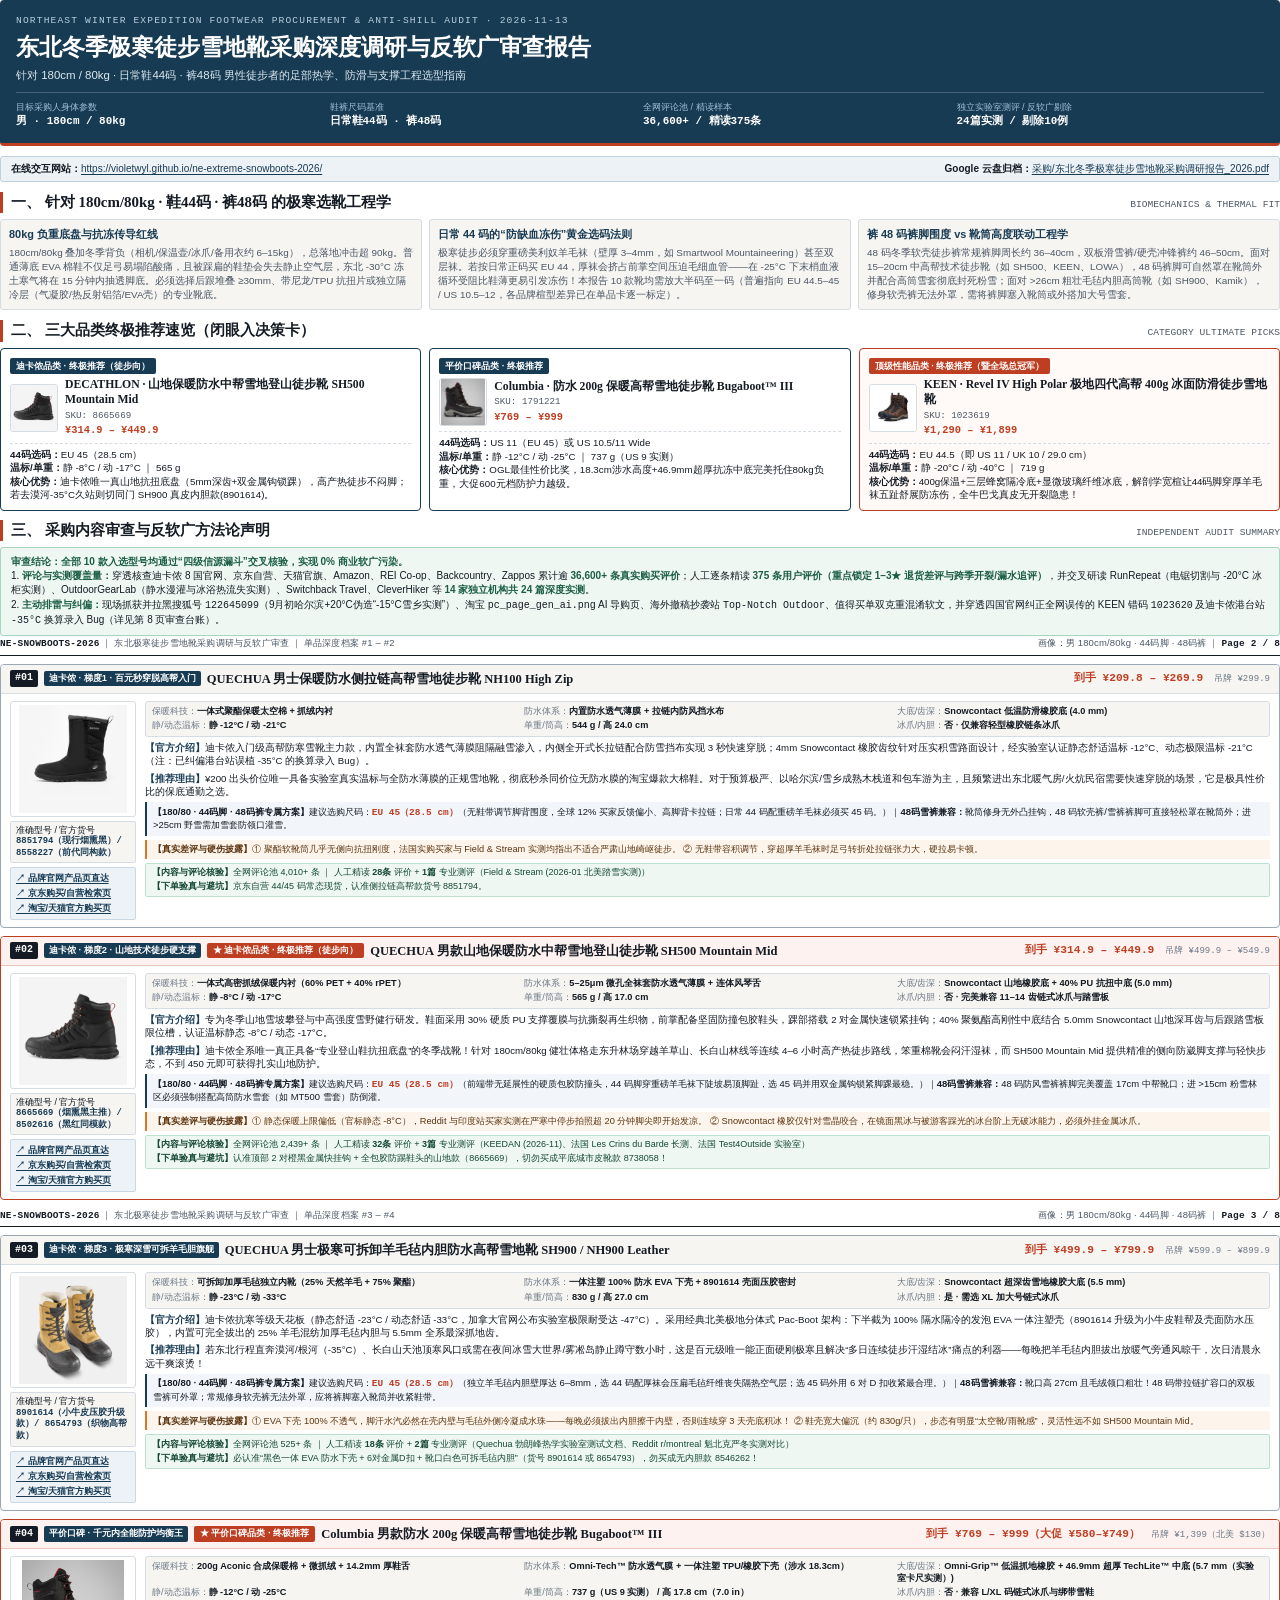
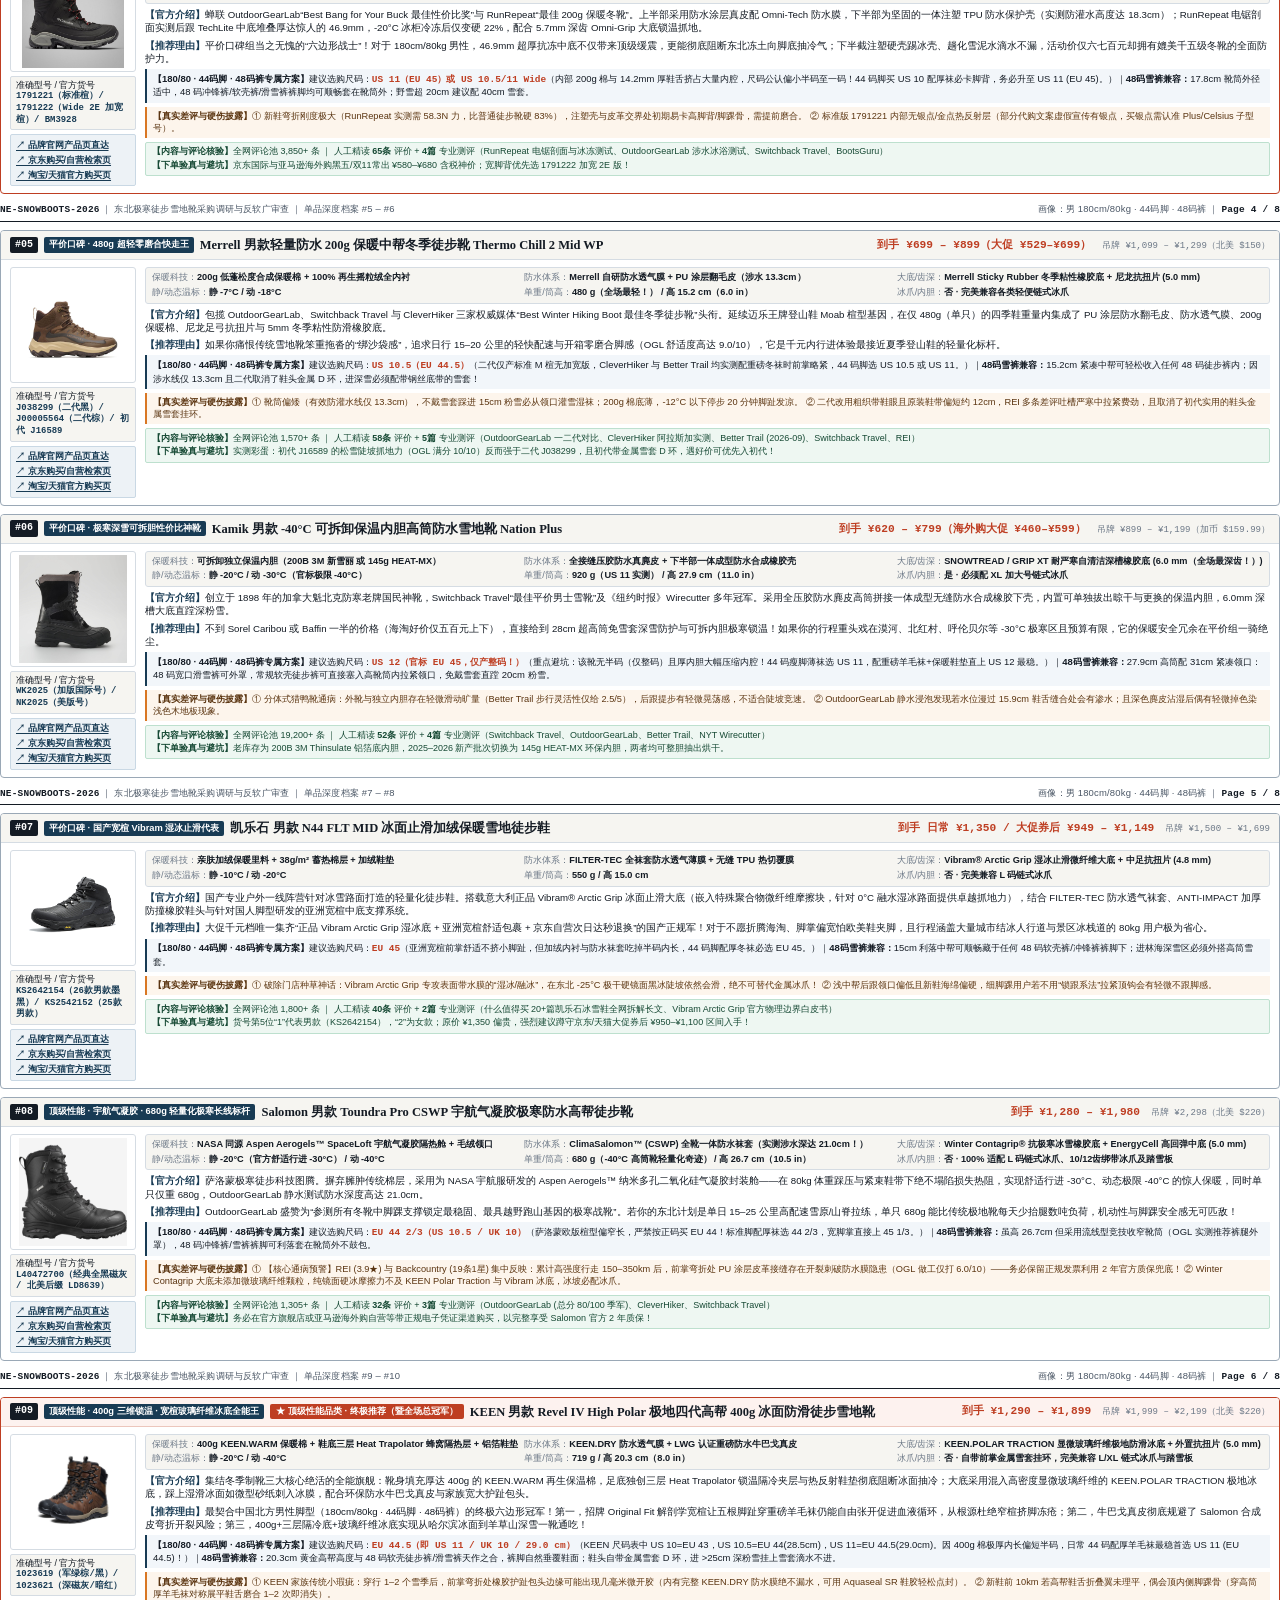
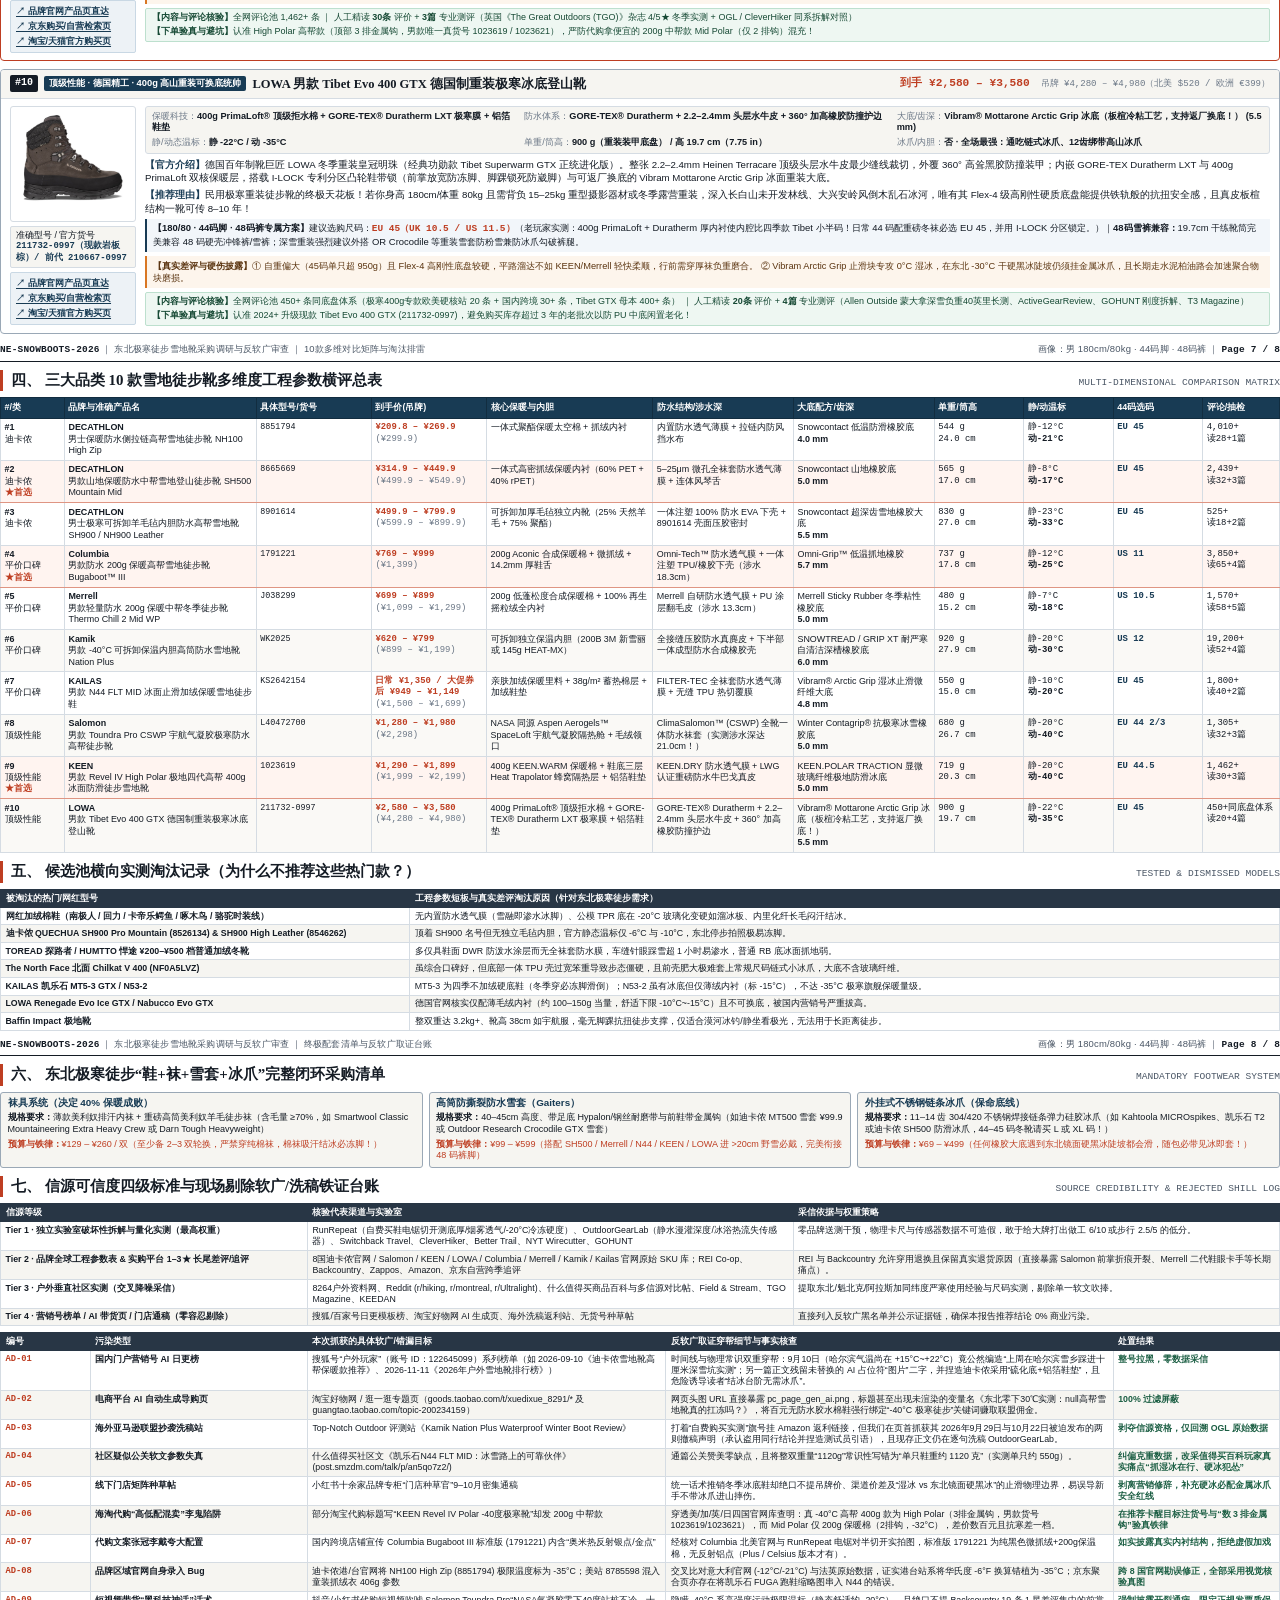
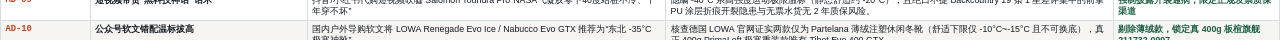
<file: print-report.html>
<!DOCTYPE html>
<html lang="zh-CN">
<head>
  <meta charset="UTF-8" />
  <title>东北冬季极寒徒步雪地靴采购深度调研与反软广审查报告 (2026)</title>
  <style>
    @page {
      size: A4 portrait;
      margin: 11mm 11mm 13mm 11mm;
    }

    * {
      box-sizing: border-box;
      margin: 0;
      padding: 0;
      -webkit-print-color-adjust: exact !important;
      print-color-adjust: exact !important;
    }

    :root {
      --ink: #141b24;
      --muted: #4b5766;
      --light-muted: #6c7887;
      --paper: #ffffff;
      --surface: #f6f5f1;
      --surface-ice: #edf2f6;
      --border: #d5dce3;
      --border-strong: #9aa8b6;
      --navy: #183b54;
      --vermilion: #be3e22;
      --amber-bg: #fdf5ec;
      --amber-border: #e5b887;
      --emerald: #1b5e43;
      --emerald-bg: #eef7f2;
      --serif: "Noto Serif CJK SC", "Noto Serif SC", "Source Han Serif SC", Georgia, serif;
      --sans: "Noto Sans CJK SC", "Noto Sans SC", "Source Han Sans SC", sans-serif;
      --mono: "Noto Sans Mono CJK SC", "JetBrains Mono", monospace;
    }

    body {
      font-family: var(--sans);
      color: var(--ink);
      background: var(--paper);
      font-size: 8.5pt;
      line-height: 1.44;
    }

    a {
      color: var(--navy);
      text-decoration: underline;
      text-underline-offset: 1.5px;
    }

    .page {
      page-break-after: always;
      break-after: page;
      position: relative;
    }
    .page:last-child {
      page-break-after: auto;
      break-after: auto;
    }

    /* Running Top Header inside each page */
    .page-topbar {
      display: flex;
      justify-content: space-between;
      align-items: center;
      gap: 10px;
      border-bottom: 1.5px solid var(--ink);
      padding-bottom: 4px;
      margin-bottom: 8px;
      font-size: 7.1pt;
      color: var(--muted);
      letter-spacing: 0.02em;
    }
    .page-topbar > div:last-child {
      white-space: nowrap;
      flex-shrink: 0;
    }
    .page-topbar strong {
      color: var(--ink);
      font-family: var(--mono);
    }

    /* Page 1 Masthead */
    .cover-masthead {
      background: var(--navy);
      color: #ffffff;
      padding: 14px 16px 13px;
      border-radius: 4px;
      margin-bottom: 10px;
      border-bottom: 3.5px solid var(--vermilion);
    }
    .cover-kicker {
      font-family: var(--mono);
      font-size: 7.2pt;
      letter-spacing: 0.12em;
      text-transform: uppercase;
      color: #b8cedd;
      margin-bottom: 5px;
    }
    .cover-title {
      font-family: var(--serif);
      font-size: 17.5pt;
      font-weight: 700;
      line-height: 1.24;
      margin-bottom: 5px;
      color: #ffffff;
    }
    .cover-subtitle {
      font-size: 8.6pt;
      color: #dce7ef;
      line-height: 1.4;
      margin-bottom: 9px;
    }
    .cover-meta-bar {
      display: grid;
      grid-template-columns: repeat(4, 1fr);
      gap: 6px;
      padding-top: 8px;
      border-top: 1px solid rgba(255,255,255,0.2);
      font-size: 7.4pt;
    }
    .cover-meta-item span {
      display: block;
      color: #9fc0d6;
      font-size: 6.8pt;
    }
    .cover-meta-item strong {
      font-family: var(--mono);
      color: #ffffff;
      font-size: 8.2pt;
    }

    .online-bar {
      display: flex;
      justify-content: space-between;
      align-items: center;
      background: var(--surface-ice);
      border: 1px solid #bfd0de;
      border-radius: 3px;
      padding: 5px 10px;
      margin-bottom: 10px;
      font-size: 7.5pt;
    }

    .section-heading {
      display: flex;
      align-items: baseline;
      justify-content: space-between;
      border-left: 3.5px solid var(--vermilion);
      padding-left: 8px;
      margin: 8px 0 6px;
    }
    .section-heading h2 {
      font-family: var(--serif);
      font-size: 11.2pt;
      font-weight: 700;
      color: var(--ink);
    }
    .section-heading span {
      font-size: 7.2pt;
      color: var(--muted);
      font-family: var(--mono);
    }

    /* Engineering Profile Grid */
    .eng-grid {
      display: grid;
      grid-template-columns: repeat(3, 1fr);
      gap: 7px;
      margin-bottom: 10px;
    }
    .eng-card {
      background: var(--surface);
      border: 1px solid var(--border);
      border-radius: 3px;
      padding: 7px 8px;
    }
    .eng-card h3 {
      font-size: 8.2pt;
      font-weight: 700;
      color: var(--navy);
      margin-bottom: 3px;
    }
    .eng-card p {
      font-size: 7.4pt;
      color: var(--muted);
      line-height: 1.42;
    }

    /* Champions Strip on Page 1 */
    .champions-grid {
      display: grid;
      grid-template-columns: repeat(3, 1fr);
      gap: 8px;
      margin-bottom: 9px;
    }
    .champ-card {
      border: 1.2px solid var(--navy);
      border-radius: 4px;
      padding: 8px 9px;
      background: #ffffff;
      position: relative;
    }
    .champ-card.overall {
      border-color: var(--vermilion);
      background: #fffaf8;
    }
    .champ-badge {
      display: inline-block;
      font-size: 6.8pt;
      font-weight: 700;
      padding: 1.5px 6px;
      border-radius: 2px;
      background: var(--navy);
      color: #fff;
      margin-bottom: 4px;
    }
    .champ-card.overall .champ-badge {
      background: var(--vermilion);
    }
    .champ-top {
      display: flex;
      gap: 7px;
      align-items: center;
      margin-bottom: 5px;
    }
    .champ-top img {
      width: 48px;
      height: 48px;
      object-fit: contain;
      border: 1px solid var(--border);
      border-radius: 3px;
      background: #fff;
      flex-shrink: 0;
    }
    .champ-title {
      font-family: var(--serif);
      font-size: 8.8pt;
      font-weight: 700;
      line-height: 1.25;
      color: var(--ink);
    }
    .champ-sku {
      font-family: var(--mono);
      font-size: 6.9pt;
      color: var(--muted);
      margin-top: 1px;
    }
    .champ-price {
      font-family: var(--mono);
      font-size: 7.8pt;
      font-weight: 700;
      color: var(--vermilion);
      margin-top: 1px;
    }
    .champ-desc {
      font-size: 7.3pt;
      color: var(--ink);
      line-height: 1.38;
      border-top: 1px dashed var(--border);
      padding-top: 4px;
    }

    /* Audit Quick Summary Box on Page 1 */
    .audit-summary-banner {
      background: var(--emerald-bg);
      border: 1px solid #a9d5be;
      border-radius: 3px;
      padding: 7px 10px;
      font-size: 7.5pt;
      line-height: 1.42;
    }
    .audit-summary-banner strong {
      color: var(--emerald);
    }

    /* Product Dossier Cards (2 per page on Pages 2-6) */
    .boot-card {
      border: 1px solid var(--border-strong);
      border-radius: 4px;
      background: #ffffff;
      margin-bottom: 8px;
      overflow: hidden;
      break-inside: avoid;
      page-break-inside: avoid;
    }
    .boot-card.winner {
      border: 1.5px solid var(--vermilion);
    }
    .boot-card-header {
      display: flex;
      justify-content: space-between;
      align-items: center;
      background: var(--surface);
      border-bottom: 1px solid var(--border);
      padding: 5px 9px;
    }
    .boot-card.winner .boot-card-header {
      background: #fdf2ef;
      border-bottom-color: #ecc6bc;
    }
    .boot-header-left {
      display: flex;
      align-items: center;
      gap: 6px;
      flex-wrap: wrap;
    }
    .boot-num {
      font-family: var(--mono);
      font-size: 7.5pt;
      font-weight: 700;
      background: var(--ink);
      color: #fff;
      padding: 1px 5px;
      border-radius: 2px;
    }
    .boot-cat-tag {
      font-size: 7pt;
      font-weight: 700;
      padding: 1px 5px;
      border-radius: 2px;
      background: var(--navy);
      color: #fff;
    }
    .boot-winner-tag {
      font-size: 7pt;
      font-weight: 700;
      padding: 1px 6px;
      border-radius: 2px;
      background: var(--vermilion);
      color: #fff;
    }
    .boot-name {
      font-family: var(--serif);
      font-size: 9.4pt;
      font-weight: 700;
      color: var(--ink);
    }
    .boot-price-box {
      text-align: right;
      font-family: var(--mono);
      flex-shrink: 0;
    }
    .boot-price-street {
      font-size: 8.4pt;
      font-weight: 700;
      color: var(--vermilion);
    }
    .boot-price-msrp {
      font-size: 6.8pt;
      color: var(--light-muted);
      margin-left: 4px;
    }

    .boot-body {
      display: grid;
      grid-template-columns: 126px 1fr;
      gap: 9px;
      padding: 7px 9px;
    }
    .boot-left {
      display: flex;
      flex-direction: column;
      gap: 4px;
    }
    .boot-img-wrap {
      width: 126px;
      height: 116px;
      border: 1px solid var(--border);
      border-radius: 3px;
      background: #ffffff;
      display: flex;
      align-items: center;
      justify-content: center;
      padding: 3px;
    }
    .boot-img-wrap img {
      max-width: 100%;
      max-height: 100%;
      object-fit: contain;
    }
    .boot-sku-box {
      background: var(--surface);
      border: 1px solid var(--border);
      border-radius: 2px;
      padding: 3px 5px;
      font-size: 6.7pt;
      line-height: 1.3;
    }
    .boot-sku-box strong {
      display: block;
      color: var(--navy);
      font-family: var(--mono);
    }
    .boot-links-box {
      display: flex;
      flex-direction: column;
      gap: 2px;
      font-size: 6.8pt;
      background: var(--surface-ice);
      border: 1px solid #c9d8e4;
      border-radius: 2px;
      padding: 3.5px 5px;
    }
    .boot-links-box a {
      font-weight: 600;
      color: var(--navy);
      display: block;
      white-space: nowrap;
      overflow: hidden;
      text-overflow: ellipsis;
    }

    .boot-right {
      display: flex;
      flex-direction: column;
      gap: 4px;
    }
    .spec-strip {
      display: grid;
      grid-template-columns: repeat(3, 1fr);
      gap: 3px 6px;
      background: var(--surface);
      border: 1px solid var(--border);
      border-radius: 3px;
      padding: 4px 6px;
      font-size: 6.9pt;
      line-height: 1.28;
    }
    .spec-cell span {
      color: var(--light-muted);
    }
    .spec-cell strong {
      color: var(--ink);
    }

    .boot-text-row {
      font-size: 7.25pt;
      line-height: 1.37;
      color: var(--ink);
    }
    .boot-text-row .lbl {
      font-weight: 700;
      color: var(--navy);
    }

    .fit-strip {
      background: #f2f6fa;
      border-left: 2.5px solid var(--navy);
      padding: 3.5px 6px;
      font-size: 7.1pt;
      line-height: 1.34;
    }
    .fit-strip strong.sz {
      color: var(--vermilion);
      font-family: var(--mono);
    }

    .cons-strip {
      background: var(--amber-bg);
      border-left: 2.5px solid #d97724;
      padding: 3.5px 6px;
      font-size: 6.95pt;
      line-height: 1.32;
      color: #5a3410;
    }

    .audit-foot {
      display: flex;
      flex-direction: column;
      gap: 2px;
      background: var(--emerald-bg);
      border: 1px solid #bde0ce;
      border-radius: 2px;
      padding: 3.5px 6px;
      font-size: 6.75pt;
      color: #164934;
      line-height: 1.3;
    }

    /* Comparison Table on Page 7 */
    table.comp-table {
      width: 100%;
      border-collapse: collapse;
      font-size: 6.7pt;
      line-height: 1.28;
      margin-bottom: 8px;
      table-layout: fixed;
    }
    table.comp-table th {
      background: var(--navy);
      color: #ffffff;
      font-weight: 700;
      text-align: left;
      padding: 4px 3.5px;
      border: 1px solid #122d40;
    }
    table.comp-table td {
      padding: 3.5px 3.5px;
      border: 1px solid var(--border);
      vertical-align: top;
      word-wrap: break-word;
    }
    table.comp-table tr:nth-child(even) td {
      background: #faf9f6;
    }
    table.comp-table tr.win-row td {
      background: #fff4f0;
      border-top: 1.2px solid #df9583;
      border-bottom: 1.2px solid #df9583;
    }

    /* Eliminated & Anti-ad tables */
    table.compact-table {
      width: 100%;
      border-collapse: collapse;
      font-size: 6.6pt;
      line-height: 1.27;
      margin-bottom: 6px;
    }
    table.compact-table th {
      background: #283645;
      color: #fff;
      padding: 3px 4.5px;
      text-align: left;
      border: 1px solid #283645;
    }
    table.compact-table td {
      padding: 2.7px 4.5px;
      border: 1px solid var(--border);
      vertical-align: top;
    }
    table.compact-table tr:nth-child(even) td {
      background: var(--surface);
    }

    .kit-grid {
      display: grid;
      grid-template-columns: repeat(3, 1fr);
      gap: 6px;
      margin-bottom: 6px;
    }
    .kit-box {
      border: 1px solid var(--border-strong);
      border-radius: 3px;
      padding: 4.5px 6.5px;
      background: var(--surface);
      font-size: 6.8pt;
      line-height: 1.3;
    }
    .kit-box h4 {
      font-size: 7.4pt;
      color: var(--navy);
      margin-bottom: 2px;
    }
  </style>
</head>
<body>
  <div id="print-root"></div>

  <script src="./data.js"></script>
  <script>
    (function renderPrintReport() {
      const D = window.PROCUREMENT_DATA;
      const root = document.getElementById("print-root");

      const topBar = (pageNo, totalPages, sectionTitle) => `
        <div class="page-topbar">
          <div><strong>NE-SNOWBOOTS-2026</strong> ｜ 东北极寒徒步雪地靴采购调研与反软广审查 ｜ ${sectionTitle}</div>
          <div>画像：男 180cm/80kg · 44码脚 · 48码裤 ｜ <strong>Page ${pageNo} / ${totalPages}</strong></div>
        </div>
      `;

      const winners = [
        D.products.find(p => p.id === "decathlon-sh500-mountain"),
        D.products.find(p => p.id === "columbia-bugaboot-iii"),
        D.products.find(p => p.id === "keen-revel-iv-high")
      ];

      // Page 1: Cover + Engineering + Executive Verdict + Audit Overview
      let html = `
        <section class="page">
          <div class="cover-masthead">
            <div class="cover-kicker">NORTHEAST WINTER EXPEDITION FOOTWEAR PROCUREMENT &amp; ANTI-SHILL AUDIT · ${D.meta.auditDate}</div>
            <h1 class="cover-title">${D.meta.title}</h1>
            <p class="cover-subtitle">${D.meta.subtitle}</p>
            <div class="cover-meta-bar">
              <div class="cover-meta-item">
                <span>目标采购人身体参数</span>
                <strong>男 · 180cm / 80kg</strong>
              </div>
              <div class="cover-meta-item">
                <span>鞋裤尺码基准</span>
                <strong>日常鞋44码 · 裤48码</strong>
              </div>
              <div class="cover-meta-item">
                <span>全网评论池 / 精读样本</span>
                <strong>${D.meta.stats.totalPoolReviews} / 精读${D.meta.stats.sampledReviewsRead}条</strong>
              </div>
              <div class="cover-meta-item">
                <span>独立实验室测评 / 反软广剔除</span>
                <strong>${D.meta.stats.proTestsRead}篇实测 / 剔除${D.meta.stats.rejectedAdCases}例</strong>
              </div>
            </div>
          </div>

          <div class="online-bar">
            <div><strong>在线交互网站：</strong><a href="${D.meta.liveSiteUrl}">${D.meta.liveSiteUrl}</a></div>
            <div><strong>Google 云盘归档：</strong><a href="${D.meta.driveFileUrl || D.meta.driveFolderUrl}">${D.meta.driveFileUrl ? "采购/东北冬季极寒徒步雪地靴采购调研报告_2026.pdf" : "采购/ 专项目录直达"}</a></div>
          </div>

          <div class="section-heading">
            <h2>一、 针对 180cm/80kg · 鞋44码 · 裤48码 的极寒选靴工程学</h2>
            <span>BIOMECHANICS &amp; THERMAL FIT</span>
          </div>
          <div class="eng-grid">
            ${D.userProfile.engineeringNotes.map(n => `
              <div class="eng-card">
                <h3>${n.title}</h3>
                <p>${n.detail}</p>
              </div>
            `).join("")}
          </div>

          <div class="section-heading">
            <h2>二、 三大品类终极推荐速览（闭眼入决策卡）</h2>
            <span>CATEGORY ULTIMATE PICKS</span>
          </div>
          <div class="champions-grid">
            ${winners.map((w, idx) => `
              <div class="champ-card ${idx === 2 ? 'overall' : ''}">
                <span class="champ-badge">${w.winnerTitle}</span>
                <div class="champ-top">
                  <img src="${w.image}" alt="${w.name}" />
                  <div>
                    <div class="champ-title">${w.brand.split(" ")[0]} · ${w.name.replace(/^.*?男款|^.*?男士/, "")}</div>
                    <div class="champ-sku">SKU: ${w.sku.split("（")[0]}</div>
                    <div class="champ-price">${w.streetPrice.split("（")[0]}</div>
                  </div>
                </div>
                <div class="champ-desc">
                  <strong>44码选码：</strong>${w.fitAdvice.recommendedSize}<br/>
                  <strong>温标/单重：</strong>静 ${w.specs.tempStatic} / 动 ${w.specs.tempActive} ｜ ${w.specs.weightSingle}<br/>
                  <strong>核心优势：</strong>${idx === 0 ? "迪卡侬唯一真山地抗扭底盘（5mm深齿+双金属钩锁踝），高产热徒步不闷脚；若去漠河-35°C久站则切同门 SH900 真皮内胆款(8901614)。" : idx === 1 ? "OGL最佳性价比奖，18.3cm涉水高度+46.9mm超厚抗冻中底完美托住80kg负重，大促600元档防护力越级。" : "400g保温+三层蜂窝隔冷底+显微玻璃纤维冰底，解剖学宽楦让44码脚穿厚羊毛袜五趾舒展防冻伤，全牛巴戈真皮无开裂隐患！"}
                </div>
              </div>
            `).join("")}
          </div>

          <div class="section-heading">
            <h2>三、 采购内容审查与反软广方法论声明</h2>
            <span>INDEPENDENT AUDIT SUMMARY</span>
          </div>
          <div class="audit-summary-banner">
            <strong>审查结论：全部 10 款入选型号均通过“四级信源漏斗”交叉核验，实现 0% 商业软广污染。</strong><br/>
            1. <strong>评论与实测覆盖量：</strong>穿透核查迪卡侬 8 国官网、京东自营、天猫官旗、Amazon、REI Co-op、Backcountry、Zappos 累计逾 <strong>${D.meta.stats.totalPoolReviews} 条真实购买评价</strong>；人工逐条精读 <strong>${D.meta.stats.sampledReviewsRead} 条用户评价（重点锁定 1–3★ 退货差评与跨季开裂/漏水追评）</strong>，并交叉研读 RunRepeat（电锯切割与 -20°C 冰柜实测）、OutdoorGearLab（静水漫灌与冰浴热流失实测）、Switchback Travel、CleverHiker 等 <strong>${D.meta.stats.independentOutlets} 家独立机构共 ${D.meta.stats.proTestsRead} 篇深度实测</strong>。<br/>
            2. <strong>主动排雷与纠偏：</strong>现场抓获并拉黑搜狐号 <code>122645099</code>（9月初哈尔滨+20°C伪造“-15°C雪乡实测”）、淘宝 <code>pc_page_gen_ai.png</code> AI 导购页、海外撤稿抄袭站 <code>Top-Notch Outdoor</code>、值得买单双克重混淆软文，并穿透四国官网纠正全网误传的 KEEN 错码 <code>1023620</code> 及迪卡侬港台站 <code>-35°C</code> 换算录入 Bug（详见第 8 页审查台账）。
          </div>
        </section>
      `;

      // Pages 2–6: 10 Product Dossier Cards (2 cards per page = 5 pages)
      const totalPages = 8;
      for (let i = 0; i < D.products.length; i += 2) {
        const pageNo = 2 + Math.floor(i / 2);
        const pair = D.products.slice(i, i + 2);
        const sectionLabel = `单品深度档案 #${pair[0].index} – #${pair[pair.length - 1].index}`;
        html += `<section class="page">${topBar(pageNo, totalPages, sectionLabel)}`;
        pair.forEach(p => {
          html += `
            <article class="boot-card ${p.isCategoryWinner ? 'winner' : ''}">
              <div class="boot-card-header">
                <div class="boot-header-left">
                  <span class="boot-num">#${String(p.index).padStart(2, "0")}</span>
                  <span class="boot-cat-tag">${p.categoryLabel} · ${p.tierTag}</span>
                  ${p.isCategoryWinner ? `<span class="boot-winner-tag">★ ${p.winnerTitle}</span>` : ""}
                  <span class="boot-name">${p.name}</span>
                </div>
                <div class="boot-price-box">
                  <span class="boot-price-street">到手 ${p.streetPrice}</span>
                  <span class="boot-price-msrp">吊牌 ${p.msrpPrice}</span>
                </div>
              </div>
              <div class="boot-body">
                <div class="boot-left">
                  <div class="boot-img-wrap">
                    <img src="${p.image}" alt="${p.name}" />
                  </div>
                  <div class="boot-sku-box">
                    <span>准确型号 / 官方货号</span>
                    <strong>${p.sku}</strong>
                  </div>
                  <div class="boot-links-box">
                    <a href="${p.officialUrl}">↗ 品牌官网产品页直达</a>
                    <a href="${p.jdUrl}">↗ 京东购买/自营检索页</a>
                    <a href="${p.taobaoUrl}">↗ 淘宝/天猫官方购买页</a>
                  </div>
                </div>
                <div class="boot-right">
                  <div class="spec-strip">
                    <div class="spec-cell"><span>保暖科技：</span><strong>${p.specs.insulation}</strong></div>
                    <div class="spec-cell"><span>防水体系：</span><strong>${p.specs.waterproof}</strong></div>
                    <div class="spec-cell"><span>大底/齿深：</span><strong>${p.specs.outsole} (${p.specs.lugDepth})</strong></div>
                    <div class="spec-cell"><span>静/动态温标：</span><strong>静 ${p.specs.tempStatic} / 动 ${p.specs.tempActive}</strong></div>
                    <div class="spec-cell"><span>单重/筒高：</span><strong>${p.specs.weightSingle} / 高 ${p.specs.shaftHeight}</strong></div>
                    <div class="spec-cell"><span>冰爪/内胆：</span><strong>${p.specs.removableLiner.split("（")[0]} · ${p.specs.cramponFit.split("（")[0]}</strong></div>
                  </div>
                  <div class="boot-text-row">
                    <span class="lbl">【官方介绍】</span>${p.officialIntro}
                  </div>
                  <div class="boot-text-row">
                    <span class="lbl">【推荐理由】</span>${p.recommendReason}
                  </div>
                  <div class="fit-strip">
                    <strong>【180/80 · 44码脚 · 48码裤专属方案】</strong>建议选购尺码：<strong class="sz">${p.fitAdvice.recommendedSize}</strong>（${p.fitAdvice.sizeReason}）｜<strong>48码雪裤兼容：</strong>${p.fitAdvice.pant48Fit}
                  </div>
                  <div class="cons-strip">
                    <strong>【真实差评与硬伤披露】</strong>① ${p.consDisclosure[0]} ② ${p.consDisclosure[1]}
                  </div>
                  <div class="audit-foot">
                    <div><strong>【内容与评论核验】</strong>全网评论池 ${p.audit.totalReviews} ｜ 人工精读 <strong>${p.audit.sampledReviews}条</strong> 评价 + <strong>${p.audit.proReviews}篇</strong> 专业测评（${p.audit.proSources}）</div>
                    <div><strong>【下单验真与避坑】</strong>${p.buyNote.replace(/^【.*?】|^批次提示：/, "")}</div>
                  </div>
                </div>
              </div>
            </article>
          `;
        });
        html += `</section>`;
      }

      // Page 7: 10-Model Multi-Dimensional Comparison Matrix + Eliminated Candidates
      html += `
        <section class="page">
          ${topBar(7, totalPages, "10款多维对比矩阵与淘汰排雷")}
          <div class="section-heading" style="margin-top:2px;">
            <h2>四、 三大品类 10 款雪地徒步靴多维度工程参数横评总表</h2>
            <span>MULTI-DIMENSIONAL COMPARISON MATRIX</span>
          </div>
          <table class="comp-table">
            <thead>
              <tr>
                <th style="width:5%;">#/类</th>
                <th style="width:15%;">品牌与准确产品名</th>
                <th style="width:9%;">具体型号/货号</th>
                <th style="width:9%;">到手价(吊牌)</th>
                <th style="width:13%;">核心保暖与内胆</th>
                <th style="width:11%;">防水结构/涉水深</th>
                <th style="width:11%;">大底配方/齿深</th>
                <th style="width:7%;">单重/筒高</th>
                <th style="width:7%;">静/动温标</th>
                <th style="width:7%;">44码选码</th>
                <th style="width:6%;">评论/抽检</th>
              </tr>
            </thead>
            <tbody>
              ${D.products.map(p => `
                <tr class="${p.isCategoryWinner ? 'win-row' : ''}">
                  <td><strong>#${p.index}</strong><br/>${p.categoryLabel}${p.isCategoryWinner ? '<br/><span style="color:#be3e22;font-weight:700;">★首选</span>' : ''}</td>
                  <td><strong>${p.brand.split(" ")[0]}</strong><br/>${p.name.replace(/^DECATHLON |^QUECHUA |^Columbia |^Merrell |^Kamik |^凯乐石 |^Salomon |^KEEN |^LOWA /, "")}</td>
                  <td style="font-family:var(--mono);font-size:6.3pt;">${p.sku.split("（")[0]}</td>
                  <td style="font-family:var(--mono);"><strong style="color:#be3e22;">${p.streetPrice.split("（")[0]}</strong><br/><span style="color:#6c7887;">(${p.msrpPrice.split("（")[0]})</span></td>
                  <td>${p.specs.insulation}</td>
                  <td>${p.specs.waterproof}</td>
                  <td>${p.specs.outsole.split("+")[0]}<br/><strong>${p.specs.lugDepth.split("（")[0]}</strong></td>
                  <td style="font-family:var(--mono);">${p.specs.weightSingle.split("（")[0]}<br/>${p.specs.shaftHeight.split("（")[0]}</td>
                  <td style="font-family:var(--mono);">静${p.specs.tempStatic.split("（")[0]}<br/><strong>动${p.specs.tempActive.split("（")[0]}</strong></td>
                  <td style="font-family:var(--mono);font-weight:700;color:#183b54;">${p.fitAdvice.recommendedSize.split("（")[0]}</td>
                  <td style="font-family:var(--mono);">${p.audit.totalReviews.replace(" 条","").split("（")[0]}<br/>读${p.audit.sampledReviews}+${p.audit.proReviews}篇</td>
                </tr>
              `).join("")}
            </tbody>
          </table>

          <div class="section-heading">
            <h2>五、 候选池横向实测淘汰记录（为什么不推荐这些热门款？）</h2>
            <span>TESTED &amp; DISMISSED MODELS</span>
          </div>
          <table class="compact-table">
            <thead>
              <tr>
                <th style="width:32%;">被淘汰的热门/网红型号</th>
                <th style="width:68%;">工程参数短板与真实差评淘汰原因（针对东北极寒徒步需求）</th>
              </tr>
            </thead>
            <tbody>
              ${D.eliminatedSummary.map(e => `
                <tr>
                  <td><strong>${e.model}</strong></td>
                  <td>${e.reason}</td>
                </tr>
              `).join("")}
            </tbody>
          </table>
        </section>
      `;

      // Page 8: Final Kit Checklist + Credibility Framework + Anti-Ad Audit Evidence Log
      html += `
        <section class="page">
          ${topBar(8, totalPages, "终极配套清单与反软广取证台账")}
          <div class="section-heading" style="margin-top:2px;">
            <h2>六、 东北极寒徒步“鞋+袜+雪套+冰爪”完整闭环采购清单</h2>
            <span>MANDATORY FOOTWEAR SYSTEM</span>
          </div>
          <div class="kit-grid">
            ${D.essentialKit.map(k => `
              <div class="kit-box">
                <h4>${k.item}</h4>
                <p><strong>规格要求：</strong>${k.spec}</p>
                <p style="margin-top:3px;color:#be3e22;"><strong>预算与铁律：</strong>${k.budget}</p>
              </div>
            `).join("")}
          </div>

          <div class="section-heading">
            <h2>七、 信源可信度四级标准与现场剔除软广/洗稿铁证台账</h2>
            <span>SOURCE CREDIBILITY &amp; REJECTED SHILL LOG</span>
          </div>
          <table class="compact-table">
            <thead>
              <tr>
                <th style="width:24%;">信源等级</th>
                <th style="width:38%;">核验代表渠道与实验室</th>
                <th style="width:38%;">采信依据与权重策略</th>
              </tr>
            </thead>
            <tbody>
              ${D.credibilityFramework.map(c => `
                <tr>
                  <td><strong>${c.tier}</strong></td>
                  <td>${c.sources}</td>
                  <td>${c.whyTrust}</td>
                </tr>
              `).join("")}
            </tbody>
          </table>

          <table class="compact-table" style="margin-bottom:0;">
            <thead>
              <tr>
                <th style="width:7%;">编号</th>
                <th style="width:17%;">污染类型</th>
                <th style="width:28%;">本次抓获的具体软广/错漏目标</th>
                <th style="width:35%;">反软广取证穿帮细节与事实核查</th>
                <th style="width:13%;">处置结果</th>
              </tr>
            </thead>
            <tbody>
              ${D.antiAdCases.map(a => `
                <tr>
                  <td style="font-family:var(--mono);font-weight:700;color:#be3e22;">${a.id}</td>
                  <td><strong>${a.sourceType}</strong></td>
                  <td>${a.target}</td>
                  <td>${a.evidence}</td>
                  <td><strong style="color:#1b5e43;">${a.action}</strong></td>
                </tr>
              `).join("")}
            </tbody>
          </table>
        </section>
      `;

      root.innerHTML = html;
    })();
  </script>
</body>
</html>
</file>
